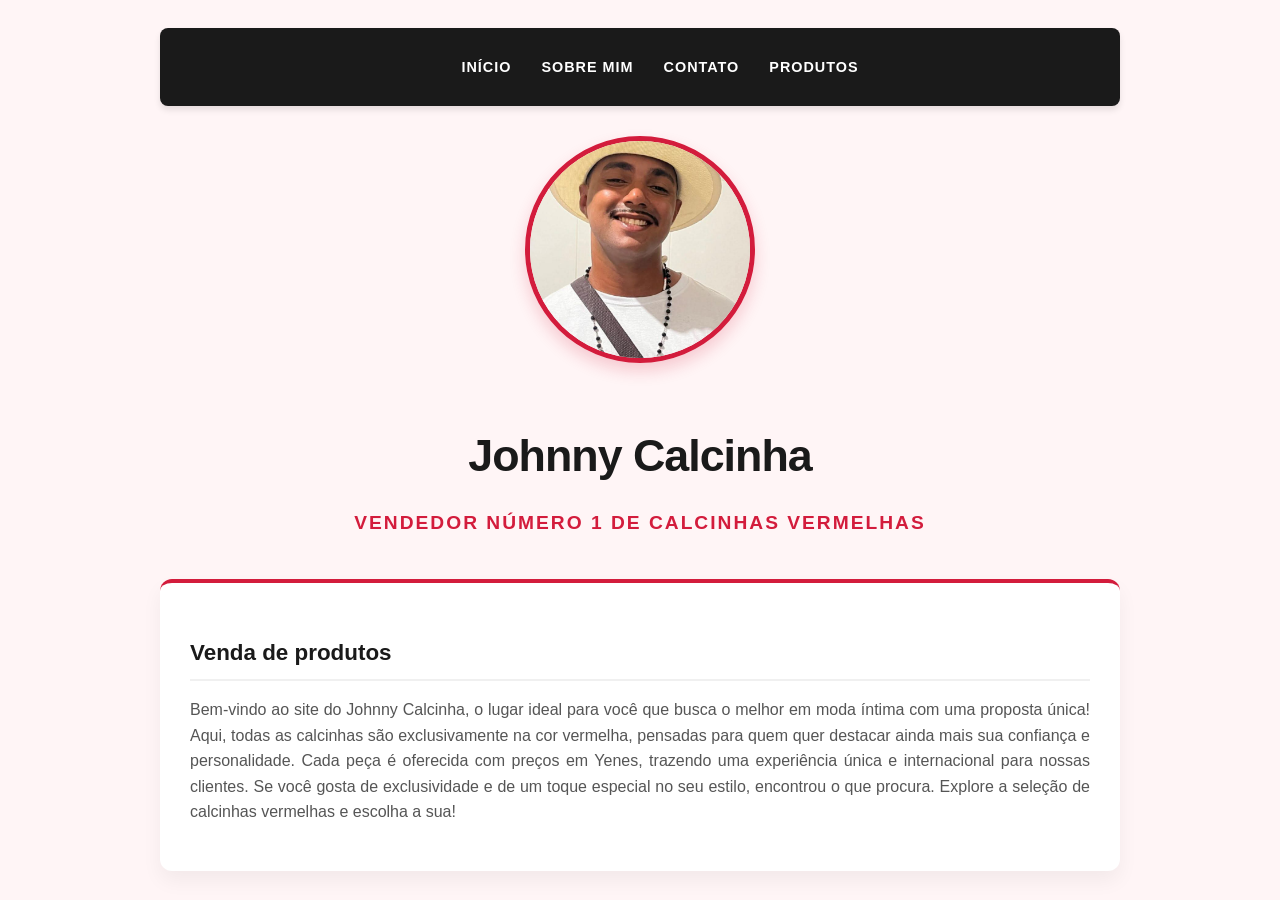
<file: index.html>
<!DOCTYPE html>
<html lang="pt-br">
<head>
    <meta charset="UTF-8">
    <meta name="viewport" content="width=device-width, initial-scale=1.0">
    <title>Johnny Calcinha, Venda de Calcinhas</title>
    <link rel="stylesheet" href="index.css">
</head>
<body style="cursor: url('./Imagens/CursorCalcinha.png'), auto !important;">
    <!-- Elemento que receberá o efeito de luz do mouse -->
    <div id="luz-mouse"></div>
    <div class="container">
        <nav>
            <ul>
                <li><a href="index.html">Início</a></li>
                <li><a href="sobre-mim.html">Sobre mim</a></li>
                <li><a href="contatos.html">Contato</a></li>
                <li><a href="produtos.html">Produtos</a></li>
            </ul>
        </nav>
    
        <header> 
            <div class="center">
                <img src="Imagens/Johnny_2.jfif" alt="Foto do Johnny Calcinha">
            </div>
            <h1>Johnny Calcinha</h1>
            <h2>Vendedor número 1 de calcinhas vermelhas</h2>
            
            <main>
                <!-- Aqui na página inicial, deixamos apenas o bloco de Venda de Produtos -->
                <section style="grid-column: span 2;">
                    <h3> Venda de produtos</h3>
                    <p> Bem-vindo ao site do Johnny Calcinha, o lugar ideal para você que busca o melhor em moda íntima
                         com uma proposta única! Aqui, todas as calcinhas são exclusivamente na cor vermelha, pensadas 
                         para quem quer destacar ainda mais sua confiança e personalidade. Cada peça é oferecida 
                         com preços em Yenes, trazendo uma experiência única e internacional para nossas clientes. 
                         Se você gosta de exclusividade e de um toque especial no seu estilo, encontrou o que procura.
                         Explore a seleção de calcinhas vermelhas e escolha a sua!
                    </p>
                </section>
            </main>
        </header>
    </div>
    <!-- ... todo o resto do seu site (main, footer, etc.) ... -->

    <!-- Chamando o arquivo JS externo -->
    <script src="index.js"></script>

</body>
</html>
</file>
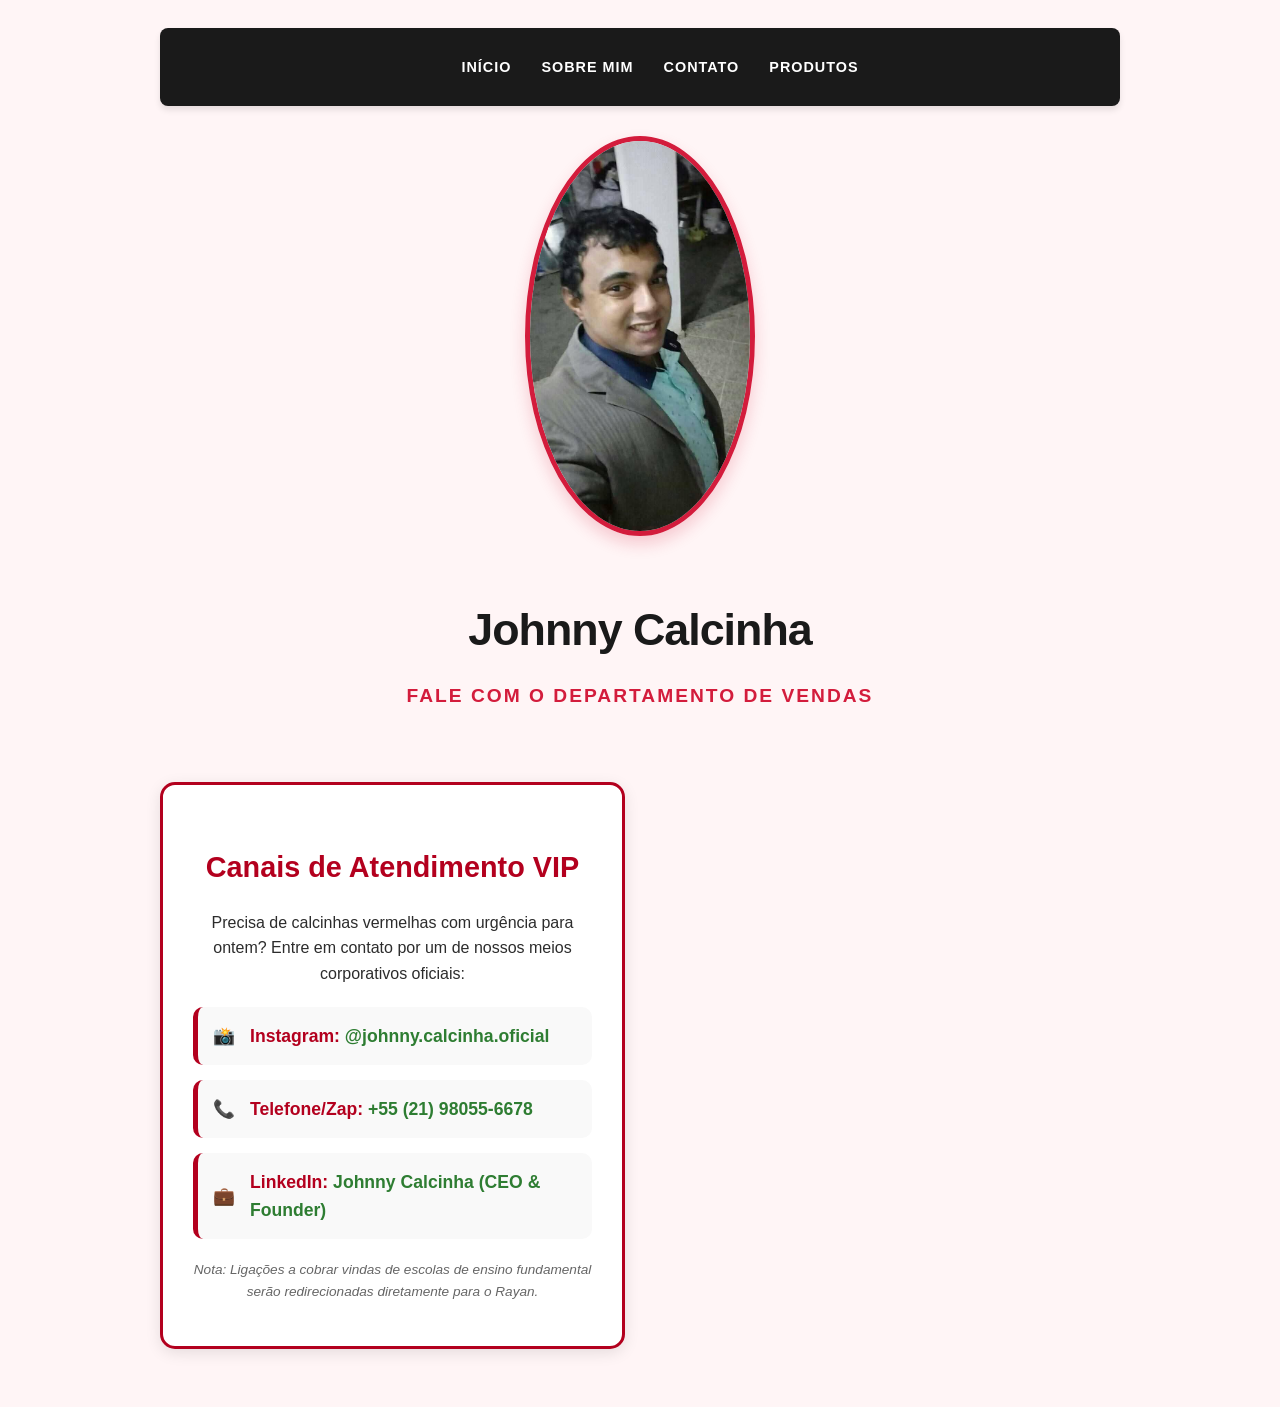
<file: contatos.html>
<!DOCTYPE html>
<html lang="pt-br">
<head>
    <meta charset="UTF-8">
    <meta name="viewport" content="width=device-width, initial-scale=1.0">
    <title>Contato - Johnny Calcinha</title>
    <link rel="stylesheet" href="index.css">
    <style>
        /* Centralizar e estilizar os contatos */
        .contatos-container {
            max-width: 600px !important;
            margin: 30px auto !important;
            background: #fff !important;
            border: 3px solid #b3001e !important;
            border-radius: 15px !important;
            padding: 30px !important;
            box-shadow: 0 4px 15px rgba(0,0,0,0.1) !important;
            text-align: center !important;
        }

        .contatos-container h3 {
            color: #b3001e !important;
            font-size: 1.8em !important;
            margin-bottom: 20px !important;
        }

        .lista-contatos {
            list-style: none !important;
            padding: 0 !important;
            margin: 20px 0 !important;
            text-align: left !important;
        }

        .item-contato {
            background: #f9f9f9 !important;
            margin: 15px 0 !important;
            padding: 15px !important;
            border-radius: 10px !important;
            border-left: 5px solid #b3001e !important;
            font-size: 1.1em !important;
            display: flex !important;
            align-items: center !important;
            gap: 15px !important;
        }

        .item-contato strong {
            color: #b3001e !important;
        }

        .item-contato a {
            color: #2e7d32 !important;
            text-decoration: none !important;
            font-weight: bold !important;
        }

        .item-contato a:hover {
            text-decoration: underline !important;
        }

        .aviso-contato {
            font-size: 0.85em !important;
            color: #666 !important;
            margin-top: 20px !important;
            font-style: italic !important;
        }
    </style>
</head>
<body style="cursor: url('./Imagens/CursorCalcinha.png'), auto !important;">
    <div id="luz-mouse"></div>
    <div class="container">
        <nav>
            <ul>
                <li><a href="index.html">Início</a></li>
                <li><a href="sobre-mim.html">Sobre mim</a></li>
                <li><a href="contatos.html">Contato</a></li>
                <li><a href="produtos.html">Produtos</a></li>
            </ul>
        </nav>
    
        <header> 
            <!-- Usando a foto clássica dele no terno/social -->
            <div class="center">
                <img src="Imagens/Johnny_1.jfif" alt="Foto profissional de Johnny Calcinha">
            </div>
            <h1>Johnny Calcinha</h1>
            <h2>Fale com o Departamento de Vendas</h2>
            
            <main>
                <div class="contatos-container">
                    <h3>Canais de Atendimento VIP</h3>
                    <p>Precisa de calcinhas vermelhas com urgência para ontem? Entre em contato por um de nossos meios corporativos oficiais:</p>
                    
                    <ul class="lista-contatos">
                        <!-- Instagram -->
                        <li class="item-contato">
                            <span>📸</span>
                            <div>
                                <strong>Instagram:</strong> 
                                <a href="https://instagram.com/johnny.calcinha.oficial" target="_blank">@johnny.calcinha.oficial</a>
                            </div>
                        </li>

                        <!-- Telefone -->
                        <li class="item-contato">
                            <span>📞</span>
                            <div>
                                <strong>Telefone/Zap:</strong> 
                                <a href="https://wa.me/5521980556678" target="_blank">+55 (21) 98055-6678</a>
                            </div>
                        </li>

                        <!-- LinkedIn -->
                        <li class="item-contato">
                            <span>💼</span>
                            <div>
                                <strong>LinkedIn:</strong> 
                                <a href="https://linkedin.com/in/johnny-calcinha-ceo" target="_blank">Johnny Calcinha (CEO & Founder)</a>
                            </div>
                        </li>
                    </ul>

                    <p class="aviso-contato">Nota: Ligações a cobrar vindas de escolas de ensino fundamental serão redirecionadas diretamente para o Rayan.</p>
                </div>
            </main>
        </header>
    </div>
    
    <script src="index.js"></script>
    
</body>
</html>
</file>
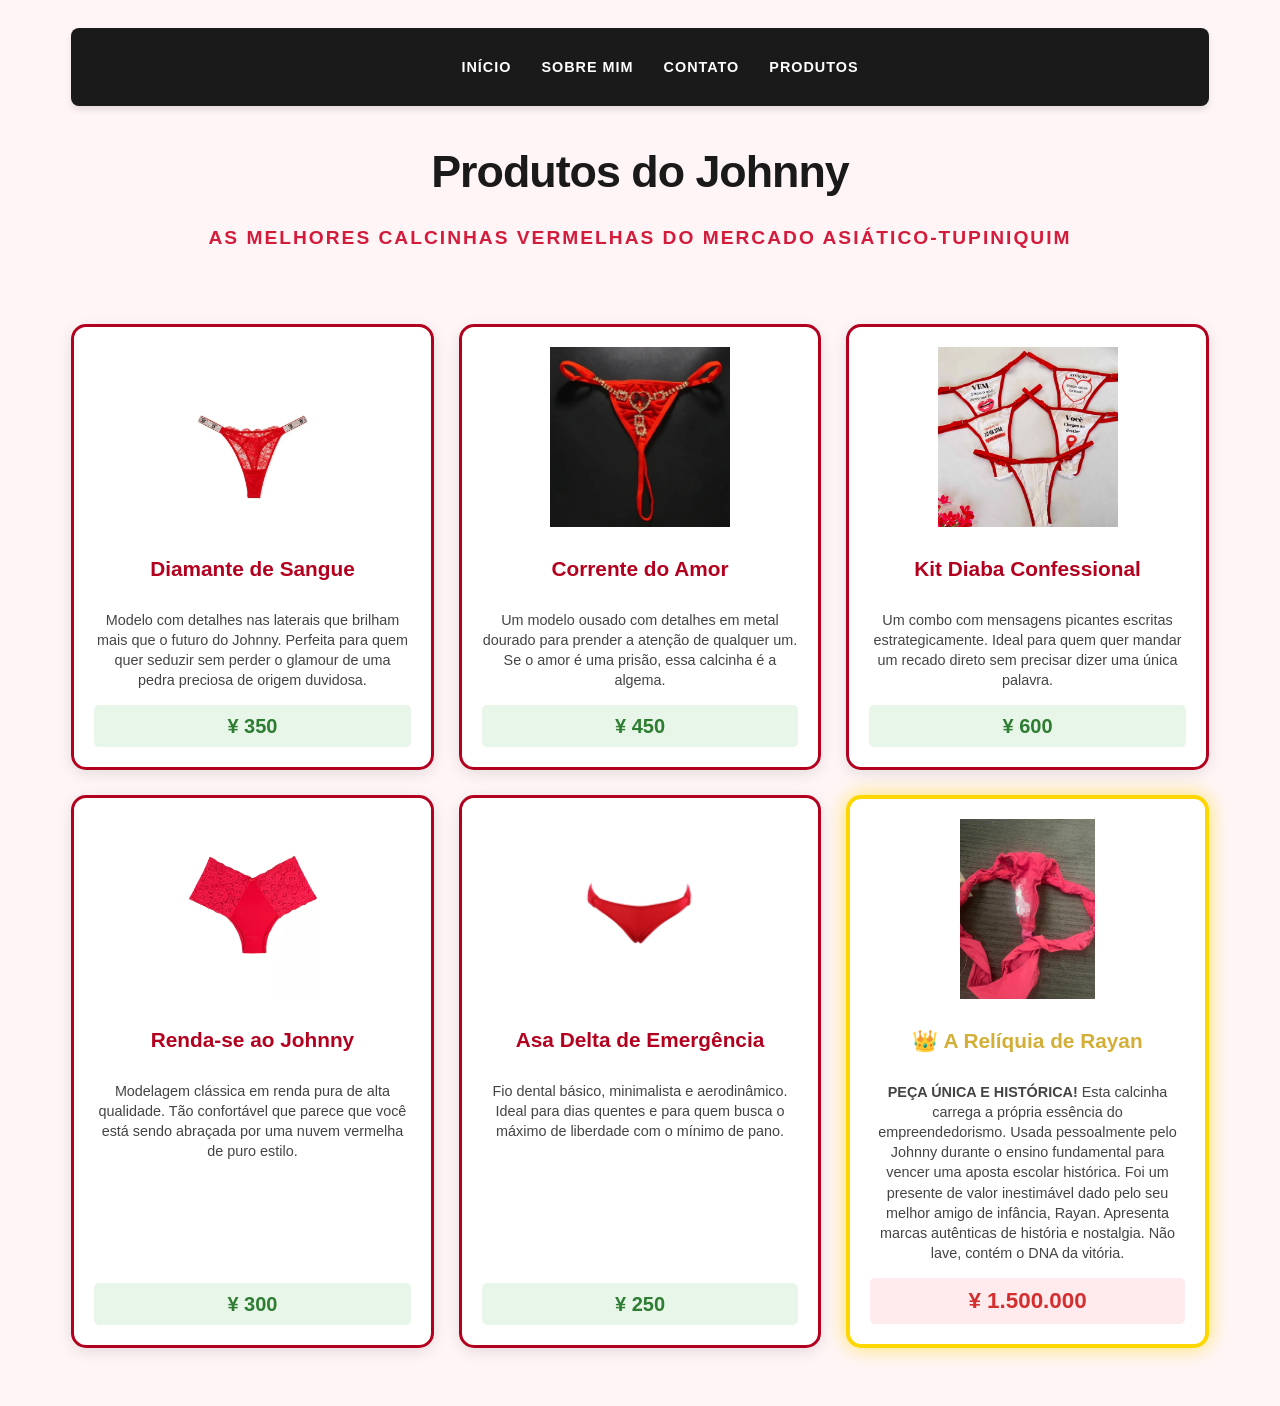
<file: produtos.html>
<!DOCTYPE html>
<html lang="pt-br">
<head>
    <meta charset="UTF-8">
    <meta name="viewport" content="width=device-width, initial-scale=1.0">
    <title>Produtos - Johnny Calcinha</title>
    <link rel="stylesheet" href="index.css">
    <style>
        /* Ajuste do container para dar mais espaço na página de produtos */
        .container {
            max-width: 1200px !important; /* Deixa o site mais largo para caber os produtos lado a lado */
            width: 90%;
            margin: 0 auto;
        }

        /* Força a tag main a usar 100% da largura útil */
        main {
            display: block !important;
            width: 100% !important;
            max-width: 100% !important;
        }

        /* O segredo do alinhamento: Grid de 3 colunas perfeitas */
        .grid-produtos {
            display: grid !important;
            /* Cria 3 colunas de tamanhos iguais se houver espaço, senão ajusta sozinho */
            grid-template-columns: repeat(3, 1fr) !important; 
            gap: 25px !important;
            padding: 30px 0 !important;
            width: 100% !important;
        }

        /* Organização individual de cada caixinha de produto */
        .card-produto {
            background: #fff !important;
            border: 3px solid #b3001e !important;
            border-radius: 15px !important;
            padding: 20px !important;
            text-align: center !important;
            box-shadow: 0 4px 15px rgba(0,0,0,0.1) !important;
            display: flex !important;
            flex-direction: column !important;
            justify-content: space-between !important;
            box-sizing: border-box !important;
        }

        .card-produto img {
            width: 100% !important;
            height: 180px !important;
            object-fit: contain !important;
            border-radius: 8px !important;
            margin-bottom: 15px !important;
        }

        .card-produto h3 {
            color: #b3001e !important;
            margin: 10px 0 !important;
            font-size: 1.3em !important;
        }

        .card-produto p {
            font-size: 0.9em !important;
            color: #444 !important;
            line-height: 1.4 !important;
            margin-bottom: 15px !important;
            flex-grow: 1 !important;
        }

        .preco {
            font-weight: bold !important;
            font-size: 1.25em !important;
            color: #2e7d32 !important;
            margin-top: auto !important;
            background: #e8f5e9 !important;
            padding: 5px 10px !important;
            border-radius: 5px !important;
            display: inline-block !important;
        }

        /* Responsividade: Se abrir no celular, eles ficam um embaixo do outro para não quebrar */
        @media (max-width: 900px) {
            .grid-produtos {
                grid-template-columns: repeat(2, 1fr) !important; /* 2 por linha em telas médias */
            }
        }
        @media (max-width: 600px) {
            .grid-produtos {
                grid-template-columns: 1fr !important; /* 1 por linha no celular */
            }
        }
    </style>
</head>
<body style="cursor: url('./Imagens/CursorCalcinha.png'), auto !important;">
    <div id="luz-mouse"></div>
    <div class="container">
        <nav>
            <ul>
                <li><a href="index.html">Início</a></li>
                <li><a href="sobre-mim.html">Sobre mim</a></li>
                <li><a href="contatos.html">Contato</a></li>
                <li><a href="produtos.html">Produtos</a></li>
            </ul>
        </nav>
    
        <header> 
            <h1>Produtos do Johnny</h1>
            <h2>As melhores calcinhas vermelhas do mercado asiático-tupiniquim</h2>
            
            <main>
                <div class="grid-produtos">
                    
                    <!-- Calcinha 1 (WEBP) -->
                    <div class="card-produto">
                        <img src="Imagens/Calcinha1.webp" alt="Calcinha Diamante de Sangue">
                        <h3>Diamante de Sangue</h3>
                        <p>Modelo com detalhes nas laterais que brilham mais que o futuro do Johnny. Perfeita para quem quer seduzir sem perder o glamour de uma pedra preciosa de origem duvidosa.</p>
                        <span class="preco">¥ 350</span>
                    </div>

                    <!-- Calcinha 2 (WEBP) -->
                    <div class="card-produto">
                        <img src="Imagens/Calcinha2.webp" alt="Calcinha Corrente do Amor">
                        <h3>Corrente do Amor</h3>
                        <p>Um modelo ousado com detalhes em metal dourado para prender a atenção de qualquer um. Se o amor é uma prisão, essa calcinha é a algema.</p>
                        <span class="preco">¥ 450</span>
                    </div>

                    <!-- Calcinha 3 (WEBP) -->
                    <div class="card-produto">
                        <img src="Imagens/Calcinha3.webp" alt="Kit Diaba Confessional">
                        <h3>Kit Diaba Confessional</h3>
                        <p>Um combo com mensagens picantes escritas estrategicamente. Ideal para quem quer mandar um recado direto sem precisar dizer uma única palavra.</p>
                        <span class="preco">¥ 600</span>
                    </div>

                    <!-- Calcinha 4 (WEBP) -->
                    <div class="card-produto">
                        <img src="Imagens/Calcinha4.webp" alt="Renda-se ao Johnny">
                        <h3>Renda-se ao Johnny</h3>
                        <p>Modelagem clássica em renda pura de alta qualidade. Tão confortável que parece que você está sendo abraçada por uma nuvem vermelha de puro estilo.</p>
                        <span class="preco">¥ 300</span>
                    </div>

                    <!-- Calcinha 5 (JPG) -->
                    <div class="card-produto">
                        <img src="Imagens/Calcinha5.jpg" alt="Asa Delta de Emergência">
                        <h3>Asa Delta de Emergência</h3>
                        <p>Fio dental básico, minimalista e aerodinâmico. Ideal para dias quentes e para quem busca o máximo de liberdade com o mínimo de pano.</p>
                        <span class="preco">¥ 250</span>
                    </div>

                    <!-- Calcinha 6 (WEBP - A RELÍQUIA) -->
                    <div class="card-produto" style="border: 4px solid #ffd700 !important; box-shadow: 0 0 20px rgba(255, 215, 0, 0.6) !important;">
                        <img src="Imagens/Calcinha6.webp" alt="A Relíquia do Fundamental">
                        <h3 style="color: #d4af37 !important;">👑 A Relíquia de Rayan</h3>
                        <p><strong>PEÇA ÚNICA E HISTÓRICA!</strong> Esta calcinha carrega a própria essência do empreendedorismo. Usada pessoalmente pelo Johnny durante o ensino fundamental para vencer uma aposta escolar histórica. Foi um presente de valor inestimável dado pelo seu melhor amigo de infância, Rayan. Apresenta marcas autênticas de história e nostalgia. Não lave, contém o DNA da vitória.</p>
                        <span class="preco" style="font-size: 1.4em !important; color: #d32f2f !important; background: #ffebee !important;">¥ 1.500.000</span>
                    </div>

                </div>
            </main>
        </header>
    </div>
   <script src="index.js"></script>
</body>
</html>
</file>
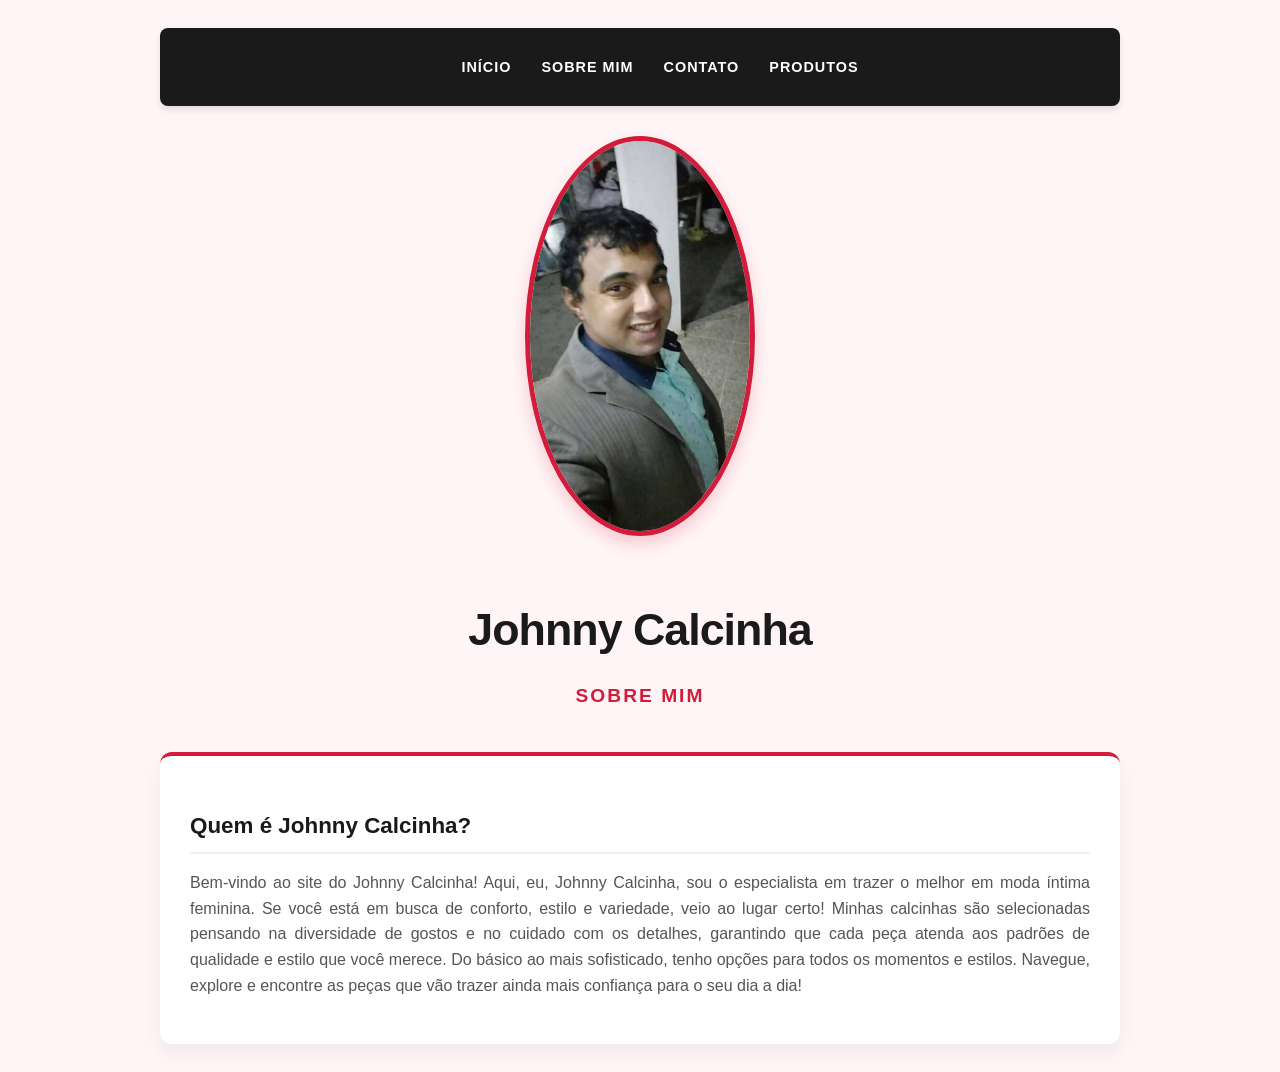
<file: sobre-mim.html>
<!DOCTYPE html>
<html lang="pt-br">
<head>
    <meta charset="UTF-8">
    <meta name="viewport" content="width=device-width, initial-scale=1.0">
    <title>Sobre Mim - Johnny Calcinha</title>
    <link rel="stylesheet" href="index.css">
</head>
<body style="cursor: url('./Imagens/CursorCalcinha.png'), auto !important;">
    <div id="luz-mouse"></div>
    <div class="container">
        <nav>
            <ul>
                <li><a href="index.html">Início</a></li>
                <li><a href="sobre-mim.html">Sobre mim</a></li>
                <li><a href="contatos.html">Contato</a></li>
                <li><a href="produtos.html">Produtos</a></li>
            </ul>
        </nav>
    
        <header> 
            <div class="center">
                <img src="Imagens/Johnny_1.jfif" alt="Foto do Johnny Calcinha">
            </div>
            <h1>Johnny Calcinha</h1>
            <h2>Sobre Mim</h2>
            
            <main>
                <!-- Aqui fica apenas o texto do Sobre Mim -->
                <section style="grid-column: span 2;">
                    <h3>Quem é Johnny Calcinha?</h3>
                    <p>Bem-vindo ao site do Johnny Calcinha! Aqui, eu,
                       Johnny Calcinha, sou o especialista em trazer o melhor em moda íntima feminina. 
                       Se você está em busca de conforto, estilo e variedade, veio ao lugar certo! 
                       Minhas calcinhas são selecionadas pensando na diversidade de gostos e no cuidado 
                       com os detalhes, garantindo que cada peça atenda aos padrões de qualidade e estilo que você 
                       merece. Do básico ao mais sofisticado, tenho opções para todos os momentos e estilos. 
                       Navegue, explore e encontre as peças que vão trazer ainda mais confiança para o seu dia a dia!
                    </p>
                </section>
            </main>
        </header>
    </div>
  <script src="index.js"></script>
</body>
</html>
</file>
<file: index.css>
//* Reset básico para limpar margens e paddings padrão */
*, body {
    margin: 0;
    padding: 0;
    box-sizing: border-box;
    cursor: url('Imagens/CursorCalcinha.png'), auto !important; /* Força o cursor em tudo desde a raiz */
}

body {
    font-family: 'Segoe UI', Tahoma, Geneva, Verdana, sans-serif;
    background-color: #fff5f6; 
    color: #2c2c2c;
    line-height: 1.6;
}

/* Container principal para centralizar e limitar a largura do site */
.container {
    max-width: 960px;
    margin: 0 auto;
    padding: 20px;
}

/* --- NAVEGAÇÃO --- */
nav {
    background-color: #1a1a1a;
    border-radius: 8px;
    padding: 10px 20px;
    margin-bottom: 30px;
    box-shadow: 0 4px 6px rgba(0, 0, 0, 0.1);
}

nav ul {
    list-style: none;
    display: flex;
    justify-content: center;
    gap: 30px;
}

nav ul li a {
    color: #ffffff;
    text-decoration: none;
    font-weight: 600;
    text-transform: uppercase;
    font-size: 0.9rem;
    letter-spacing: 1px;
    transition: color 0.3s ease;
}

nav ul li a:hover {
    color: #ff3b5c; /* Destaque em vermelho vivo ao passar o mouse */
}

/* --- CABEÇALHO E APRESENTAÇÃO --- */
header {
    text-align: center;
}

/* Estilização da foto do Johnny Calcinha */
.center img {
    max-width: 220px;
    height: auto;
    border-radius: 50%; /* Deixa a imagem redondinha */
    border: 5px solid #d31c3c; /* Borda vermelha charmosa */
    box-shadow: 0 8px 16px rgba(211, 28, 60, 0.2);
    margin-bottom: 20px;
    transition: transform 0.3s ease;
}

.center img:hover {
    transform: scale(1.05); /* Efeito de zoom suave ao passar o mouse */
}

h1 {
    font-size: 2.8rem;
    color: #1a1a1a;
    margin-bottom: 5px;
    font-weight: 800;
    letter-spacing: -1px;
}

h2 {
    font-size: 1.2rem;
    color: #d31c3c; /* Vermelho assinatura */
    text-transform: uppercase;
    letter-spacing: 2px;
    margin-bottom: 40px;
    font-weight: 600;
}

/* --- CONTEÚDO PRINCIPAL --- */
main {
    display: grid;
    grid-template-columns: 1fr 1fr; /* Divide as duas seções em duas colunas no desktop */
    gap: 30px;
    text-align: left;
    margin-top: 20px;
}

section {
    background: #ffffff;
    padding: 30px;
    border-radius: 12px;
    border-top: 4px solid #d31c3c; /* Detalhe em vermelho no topo do card */
    box-shadow: 0 10px 20px rgba(0, 0, 0, 0.05);
    transition: translateY 0.3s ease;
}

section:hover {
    transform: translateY(-5px); /* Dá uma leve levantada ao passar o mouse */
}

section h3 {
    font-size: 1.4rem;
    color: #1a1a1a;
    margin-bottom: 15px;
    border-bottom: 2px solid #f0f0f0;
    padding-bottom: 8px;
}

section p {
    font-size: 1rem;
    color: #555555;
    text-align: justify;
}

/* --- RESPONSIVIDADE (Para Celulares) --- */
@media (max-width: 768px) {
    main {
        grid-template-columns: 1fr; /* No celular, as seções ficam uma embaixo da outra */
    }

    h1 {
        font-size: 2.2rem;
    }

    nav ul {
        flex-direction: column;
        align-items: center;
        gap: 15px;
    }
}

/* --- LINKS E BOTÕES --- */
a, button {
    cursor: url('Imagens/CursorCalcinha.png'), pointer !important; 
}

/* --- EFEITO DE LUZ --- */
#luz-mouse {
    position: absolute; /* Mudamos de fixed para absolute! */
    width: 60px;
    height: 60px;
    background: radial-gradient(circle, rgba(255, 0, 0, 0.8) 0%, rgba(255, 0, 0, 0) 70%);
    border-radius: 50%;
    pointer-events: none; /* Garante que você consiga clicar nos links "atrás" da luz */
    z-index: 9999;
    transform: translate(-50%, -50%); /* Centraliza a div no cursor */
    animation: piscarVermelho 1s infinite alternate;
    
    /* Importante: Começar escondido para não dar o bug de travar no início */
    left: -100px; 
    top: -100px;
}

@keyframes piscarVermelho {
    0% {
        opacity: 0.3;
        transform: translate(-50%, -50%) scale(0.8);
    }
    100% {
        opacity: 1;
        transform: translate(-50%, -50%) scale(1.2);
    }
}
</file>
